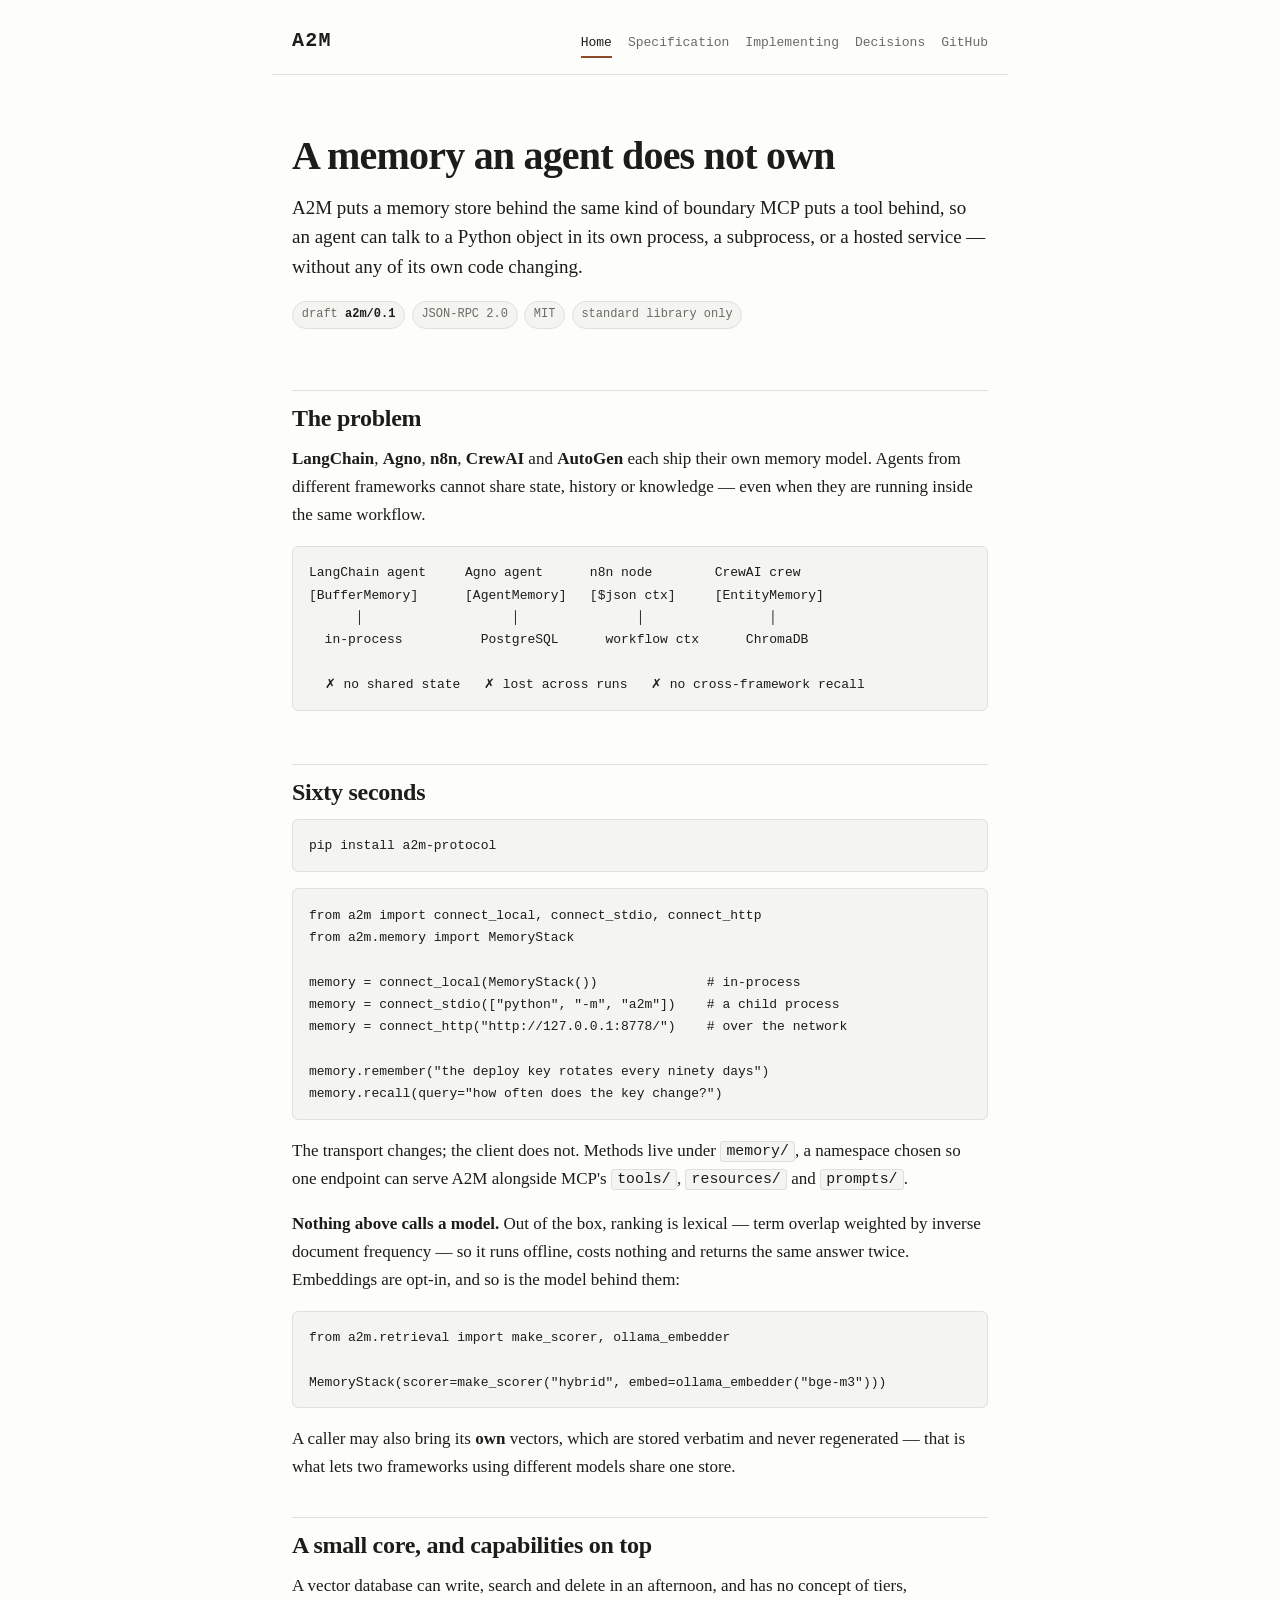
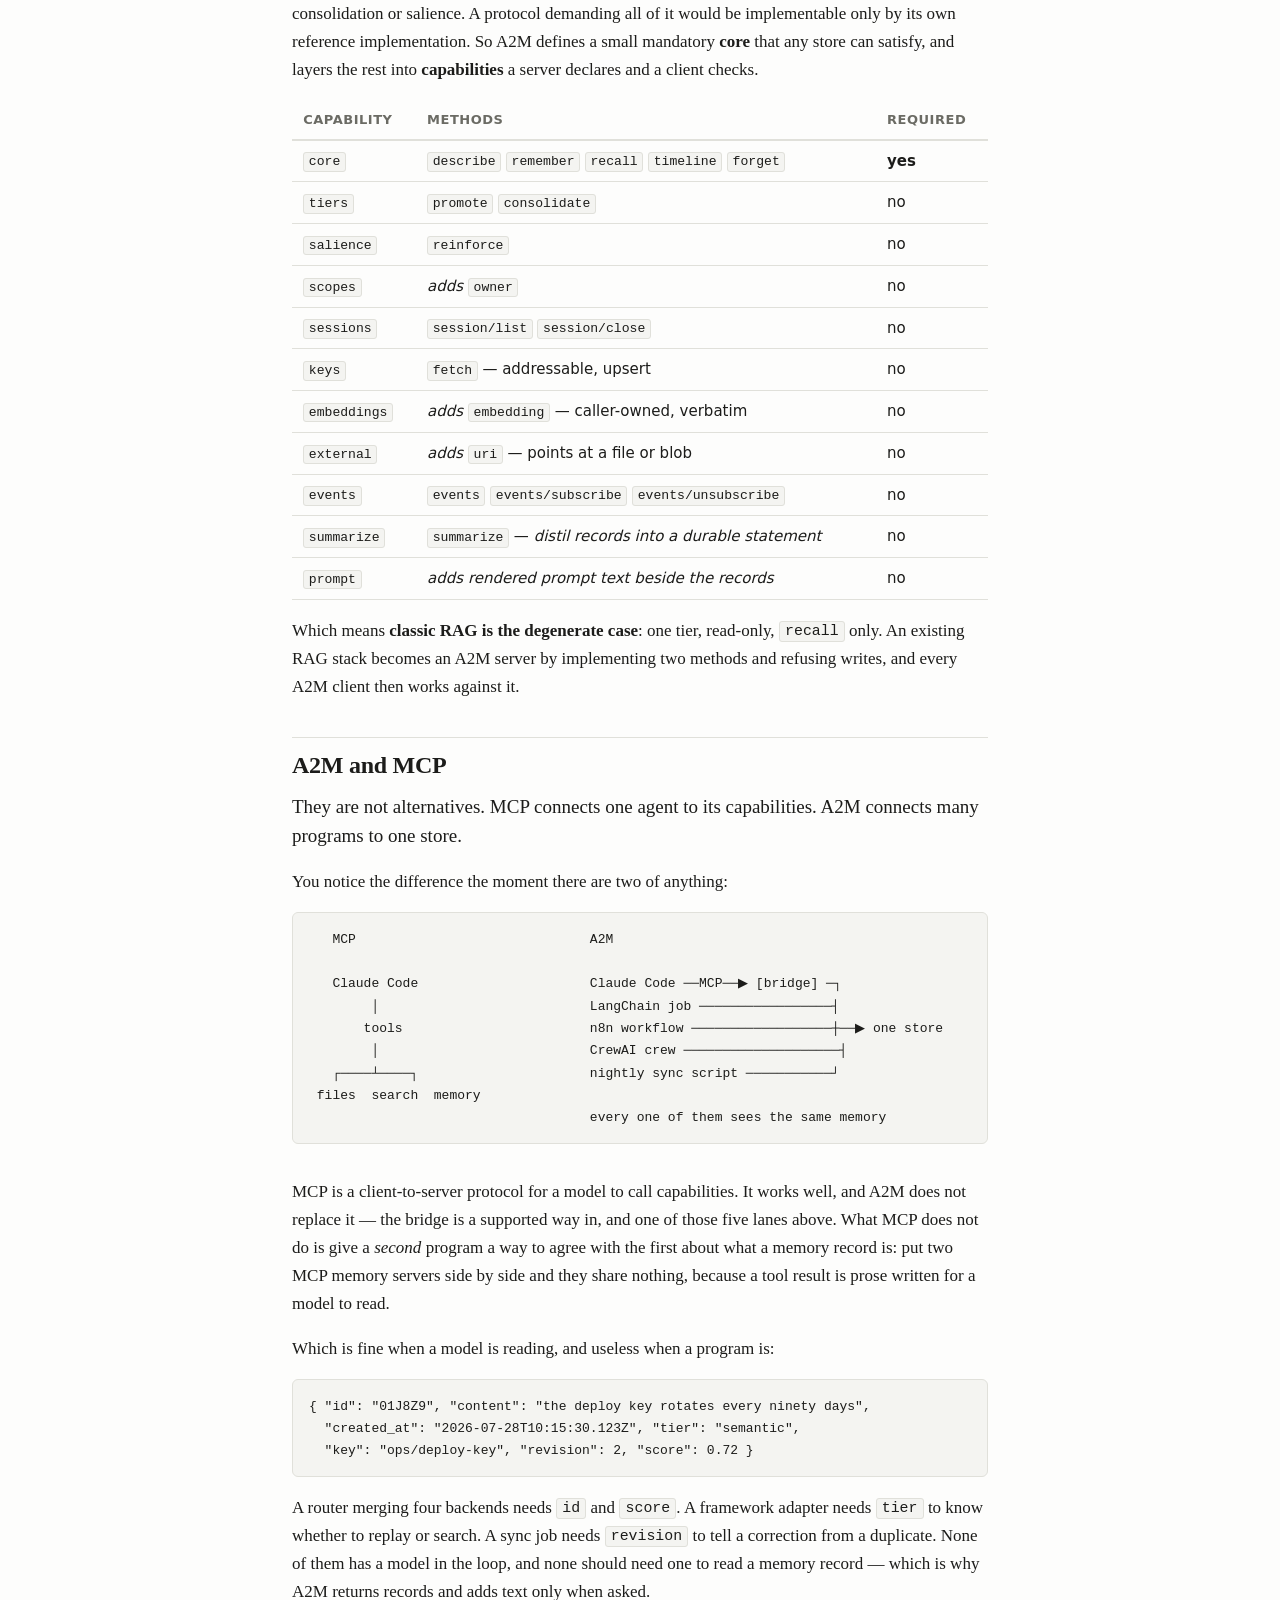
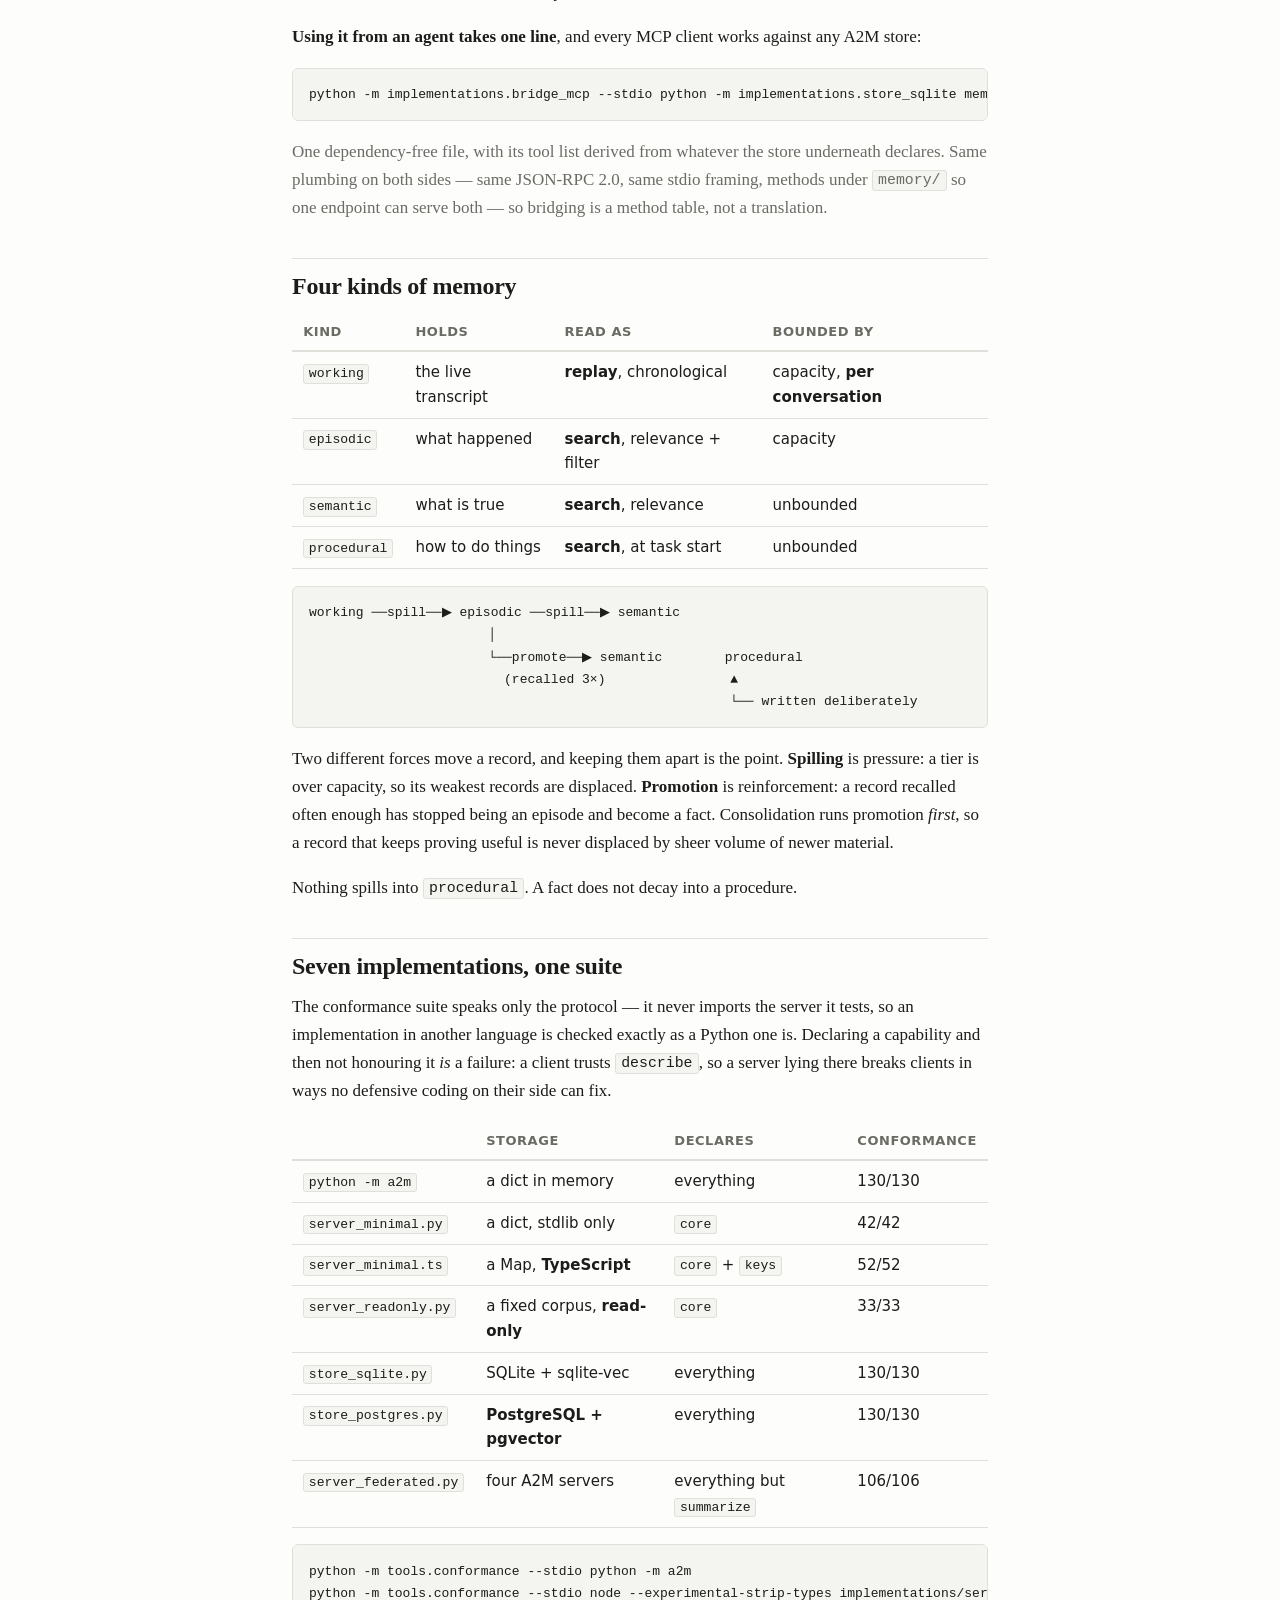
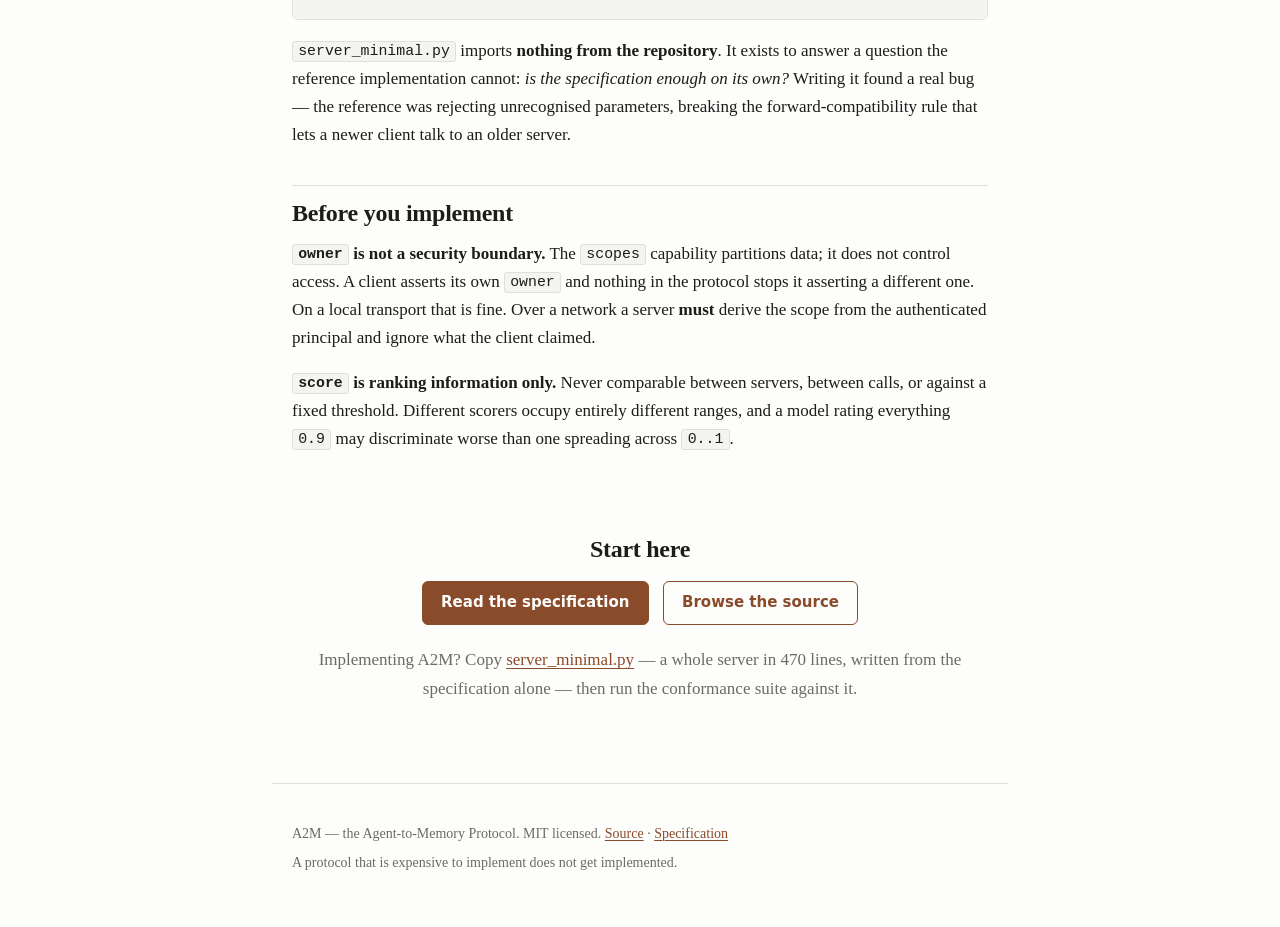
<file: www/index.html>
<!doctype html>
<html lang="en">
<head>
<meta charset="utf-8">
<meta name="viewport" content="width=device-width, initial-scale=1">
<title>A2M — the Agent-to-Memory Protocol</title>
<meta name="description" content="An open protocol that lets agents from any framework share one memory store. JSON-RPC 2.0, in-process, stdio or HTTP. Standard library only.">
<meta property="og:title" content="A2M — the Agent-to-Memory Protocol">
<meta property="og:description" content="LangChain, Agno, n8n, CrewAI and AutoGen each ship their own memory model. A2M is one interface they can all read and write through.">
<meta property="og:type" content="website">
<link rel="stylesheet" href="style.css">
<link rel="icon" href="data:image/svg+xml,<svg xmlns='http://www.w3.org/2000/svg' viewBox='0 0 100 100'><text y='.9em' font-size='90'>&#129504;</text></svg>">
</head>
<body>
<header>
<a class="wordmark" href="index.html">A2M</a>
<nav>
<a href="index.html" class="here">Home</a>
<a href="spec.html">Specification</a>
<a href="implementing.html">Implementing</a>
<a href="decisions.html">Decisions</a>
<a href="https://github.com/dibenedetto/a2m-protocol">GitHub</a>
</nav>
</header>

<main>

<section class="hero">
<h1>A memory an agent does not own</h1>
<p class="lead">
A2M puts a memory store behind the same kind of boundary MCP puts a tool behind,
so an agent can talk to a Python object in its own process, a subprocess, or a
hosted service — without any of its own code changing.
</p>
<p class="badges">
<span class="badge">draft <strong>a2m/0.1</strong></span>
<span class="badge">JSON-RPC 2.0</span>
<span class="badge">MIT</span>
<span class="badge">standard library only</span>
</p>
</section>

<section>
<h2>The problem</h2>
<p>
<strong>LangChain</strong>, <strong>Agno</strong>, <strong>n8n</strong>,
<strong>CrewAI</strong> and <strong>AutoGen</strong> each ship their own memory
model. Agents from different frameworks cannot share state, history or
knowledge — even when they are running inside the same workflow.
</p>
<div class="scroll">
<pre><code>LangChain agent     Agno agent      n8n node        CrewAI crew
[BufferMemory]      [AgentMemory]   [$json ctx]     [EntityMemory]
      │                   │               │                │
  in-process          PostgreSQL      workflow ctx      ChromaDB

  ✗ no shared state   ✗ lost across runs   ✗ no cross-framework recall</code></pre>
</div>
</section>

<section>
<h2>Sixty seconds</h2>
<pre><code class="language-bash">pip install a2m-protocol</code></pre>
<pre><code class="language-python">from a2m import connect_local, connect_stdio, connect_http
from a2m.memory import MemoryStack

memory = connect_local(MemoryStack())              # in-process
memory = connect_stdio(["python", "-m", "a2m"])    # a child process
memory = connect_http("http://127.0.0.1:8778/")    # over the network

memory.remember("the deploy key rotates every ninety days")
memory.recall(query="how often does the key change?")</code></pre>
<p>
The transport changes; the client does not. Methods live under
<code>memory/</code>, a namespace chosen so one endpoint can serve A2M alongside
MCP's <code>tools/</code>, <code>resources/</code> and <code>prompts/</code>.
</p>
<p>
<strong>Nothing above calls a model.</strong> Out of the box, ranking is lexical
— term overlap weighted by inverse document frequency — so it runs offline,
costs nothing and returns the same answer twice. Embeddings are opt-in, and so
is the model behind them:
</p>
<pre><code class="language-python">from a2m.retrieval import make_scorer, ollama_embedder

MemoryStack(scorer=make_scorer("hybrid", embed=ollama_embedder("bge-m3")))</code></pre>
<p>
A caller may also bring its <strong>own</strong> vectors, which are stored
verbatim and never regenerated — that is what lets two frameworks using
different models share one store.
</p>
</section>

<section>
<h2>A small core, and capabilities on top</h2>
<p>
A vector database can write, search and delete in an afternoon, and has no
concept of tiers, consolidation or salience. A protocol demanding all of it
would be implementable only by its own reference implementation. So A2M defines
a small mandatory <strong>core</strong> that any store can satisfy, and layers
the rest into <strong>capabilities</strong> a server declares and a client
checks.
</p>
<div class="scroll">
<table>
<thead><tr><th>Capability</th><th>Methods</th><th>Required</th></tr></thead>
<tbody>
<tr><td><code>core</code></td><td><code>describe</code> <code>remember</code> <code>recall</code> <code>timeline</code> <code>forget</code></td><td><strong>yes</strong></td></tr>
<tr><td><code>tiers</code></td><td><code>promote</code> <code>consolidate</code></td><td>no</td></tr>
<tr><td><code>salience</code></td><td><code>reinforce</code></td><td>no</td></tr>
<tr><td><code>scopes</code></td><td><em>adds</em> <code>owner</code></td><td>no</td></tr>
<tr><td><code>sessions</code></td><td><code>session/list</code> <code>session/close</code></td><td>no</td></tr>
<tr><td><code>keys</code></td><td><code>fetch</code> — addressable, upsert</td><td>no</td></tr>
<tr><td><code>embeddings</code></td><td><em>adds</em> <code>embedding</code> — caller-owned, verbatim</td><td>no</td></tr>
<tr><td><code>external</code></td><td><em>adds</em> <code>uri</code> — points at a file or blob</td><td>no</td></tr>
<tr><td><code>events</code></td><td><code>events</code> <code>events/subscribe</code> <code>events/unsubscribe</code></td><td>no</td></tr>
<tr><td><code>summarize</code></td><td><code>summarize</code> — <em>distil records into a durable statement</em></td><td>no</td></tr>
<tr><td><code>prompt</code></td><td><em>adds rendered prompt text beside the records</em></td><td>no</td></tr>
</tbody>
</table>
</div>
<p>
Which means <strong>classic RAG is the degenerate case</strong>: one tier,
read-only, <code>recall</code> only. An existing RAG stack becomes an A2M server
by implementing two methods and refusing writes, and every A2M client then works
against it.
</p>
</section>

<section>
<h2>A2M and MCP</h2>
<p class="lead">
They are not alternatives. MCP connects one agent to its capabilities. A2M
connects many programs to one store.
</p>
<p>You notice the difference the moment there are two of anything:</p>
<div class="scroll">
<pre><code>   MCP                              A2M

   Claude Code                      Claude Code ──MCP──▶ [bridge] ─┐
        │                           LangChain job ─────────────────┤
       tools                        n8n workflow ──────────────────┼──▶ one store
        │                           CrewAI crew ────────────────────┤
   ┌────┴────┐                      nightly sync script ───────────┘
 files  search  memory
                                    every one of them sees the same memory</code></pre>
</div>
<p>
MCP is a client-to-server protocol for a model to call capabilities. It works
well, and A2M does not replace it — the bridge is a supported way in, and one of
those five lanes above. What MCP does not do is give a <em>second</em> program a
way to agree with the first about what a memory record is: put two MCP memory
servers side by side and they share nothing, because a tool result is prose
written for a model to read.
</p>
<p>Which is fine when a model is reading, and useless when a program is:</p>
<pre><code class="language-json">{ "id": "01J8Z9", "content": "the deploy key rotates every ninety days",
  "created_at": "2026-07-28T10:15:30.123Z", "tier": "semantic",
  "key": "ops/deploy-key", "revision": 2, "score": 0.72 }</code></pre>
<p>
A router merging four backends needs <code>id</code> and <code>score</code>. A
framework adapter needs <code>tier</code> to know whether to replay or search. A
sync job needs <code>revision</code> to tell a correction from a duplicate. None
of them has a model in the loop, and none should need one to read a memory
record — which is why A2M returns records and adds text only when asked.
</p>
<p><strong>Using it from an agent takes one line</strong>, and every MCP client
works against any A2M store:</p>
<pre><code class="language-bash">python -m implementations.bridge_mcp --stdio python -m implementations.store_sqlite memory.db</code></pre>
<p class="muted">
One dependency-free file, with its tool list derived from whatever the store
underneath declares. Same plumbing on both sides — same JSON-RPC 2.0, same stdio
framing, methods under <code>memory/</code> so one endpoint can serve both — so
bridging is a method table, not a translation.
</p>
</section>

<section>
<h2>Four kinds of memory</h2>
<div class="scroll">
<table>
<thead><tr><th>Kind</th><th>Holds</th><th>Read as</th><th>Bounded by</th></tr></thead>
<tbody>
<tr><td><code>working</code></td><td>the live transcript</td><td><strong>replay</strong>, chronological</td><td>capacity, <strong>per conversation</strong></td></tr>
<tr><td><code>episodic</code></td><td>what happened</td><td><strong>search</strong>, relevance + filter</td><td>capacity</td></tr>
<tr><td><code>semantic</code></td><td>what is true</td><td><strong>search</strong>, relevance</td><td>unbounded</td></tr>
<tr><td><code>procedural</code></td><td>how to do things</td><td><strong>search</strong>, at task start</td><td>unbounded</td></tr>
</tbody>
</table>
</div>
<pre><code>working ──spill──▶ episodic ──spill──▶ semantic
                       │
                       └──promote──▶ semantic        procedural
                         (recalled 3×)                ▲
                                                      └── written deliberately</code></pre>
<p>
Two different forces move a record, and keeping them apart is the point.
<strong>Spilling</strong> is pressure: a tier is over capacity, so its weakest
records are displaced. <strong>Promotion</strong> is reinforcement: a record
recalled often enough has stopped being an episode and become a fact.
Consolidation runs promotion <em>first</em>, so a record that keeps proving
useful is never displaced by sheer volume of newer material.
</p>
<p>
Nothing spills into <code>procedural</code>. A fact does not decay into a
procedure.
</p>
</section>

<section>
<h2>Seven implementations, one suite</h2>
<p>
The conformance suite speaks only the protocol — it never imports the server it
tests, so an implementation in another language is checked exactly as a Python
one is. Declaring a capability and then not honouring it <em>is</em> a failure:
a client trusts <code>describe</code>, so a server lying there breaks clients in
ways no defensive coding on their side can fix.
</p>
<div class="scroll">
<table>
<thead><tr><th></th><th>storage</th><th>declares</th><th>conformance</th></tr></thead>
<tbody>
<tr><td><code>python -m a2m</code></td><td>a dict in memory</td><td>everything</td><td>130/130</td></tr>
<tr><td><code>server_minimal.py</code></td><td>a dict, stdlib only</td><td><code>core</code></td><td>42/42</td></tr>
<tr><td><code>server_minimal.ts</code></td><td>a Map, <strong>TypeScript</strong></td><td><code>core</code> + <code>keys</code></td><td>52/52</td></tr>
<tr><td><code>server_readonly.py</code></td><td>a fixed corpus, <strong>read-only</strong></td><td><code>core</code></td><td>33/33</td></tr>
<tr><td><code>store_sqlite.py</code></td><td>SQLite + sqlite-vec</td><td>everything</td><td>130/130</td></tr>
<tr><td><code>store_postgres.py</code></td><td><strong>PostgreSQL + pgvector</strong></td><td>everything</td><td>130/130</td></tr>
<tr><td><code>server_federated.py</code></td><td>four A2M servers</td><td>everything but <code>summarize</code></td><td>106/106</td></tr>
</tbody>
</table>
</div>
<pre><code class="language-bash">python -m tools.conformance --stdio python -m a2m
python -m tools.conformance --stdio node --experimental-strip-types implementations/server_minimal.ts</code></pre>
<p>
<code>server_minimal.py</code> imports <strong>nothing from the
repository</strong>. It exists to answer a question the reference implementation
cannot: <em>is the specification enough on its own?</em> Writing it found a real
bug — the reference was rejecting unrecognised parameters, breaking the
forward-compatibility rule that lets a newer client talk to an older server.
</p>
</section>

<section>
<h2>Before you implement</h2>
<p>
<strong><code>owner</code> is not a security boundary.</strong> The
<code>scopes</code> capability partitions data; it does not control access. A
client asserts its own <code>owner</code> and nothing in the protocol stops it
asserting a different one. On a local transport that is fine. Over a network a
server <strong>must</strong> derive the scope from the authenticated principal
and ignore what the client claimed.
</p>
<p>
<strong><code>score</code> is ranking information only.</strong> Never
comparable between servers, between calls, or against a fixed threshold.
Different scorers occupy entirely different ranges, and a model rating
everything <code>0.9</code> may discriminate worse than one spreading across
<code>0..1</code>.
</p>
</section>

<section class="cta">
<h2>Start here</h2>
<p>
<a class="button" href="spec.html">Read the specification</a>
<a class="button secondary" href="https://github.com/dibenedetto/a2m-protocol">Browse the source</a>
</p>
<p class="muted">
Implementing A2M? Copy
<a href="https://github.com/dibenedetto/a2m-protocol/blob/main/implementations/server_minimal.py">server_minimal.py</a>
— a whole server in 470 lines, written from the specification alone — then run
the conformance suite against it.
</p>
</section>

</main>

<footer>
<p>A2M — the Agent-to-Memory Protocol. MIT licensed.
<a href="https://github.com/dibenedetto/a2m-protocol">Source</a> ·
<a href="spec.html">Specification</a></p>
<p class="muted">A protocol that is expensive to implement does not get implemented.</p>
</footer>
</body>
</html>
</file>
<file: www/style.css>
/* A2M — one stylesheet, no framework, no build step.
   Light and dark both first-class: the reader's system preference decides. */

:root {
	--bg        : #fdfdfc;
	--surface   : #f4f4f1;
	--text      : #1c1c1a;
	--muted     : #6b6b64;
	--rule      : #e0e0da;
	--accent    : #8a4b2a;
	--accent-bg : #f6ede6;
	--code-bg   : #f4f4f1;
	--measure   : 46rem;
}

@media (prefers-color-scheme: dark) {
	:root {
		--bg        : #14140f;
		--surface   : #1e1e1a;
		--text      : #e8e6df;
		--muted     : #9a978c;
		--rule      : #33322c;
		--accent    : #e0a077;
		--accent-bg : #2a201a;
		--code-bg   : #1a1a16;
	}
}

* { box-sizing: border-box; }

html { -webkit-text-size-adjust: 100%; }

body {
	margin           : 0;
	background       : var(--bg);
	color            : var(--text);
	font-family      : ui-serif, Georgia, "Iowan Old Style", "Times New Roman", serif;
	font-size        : 1.0625rem;
	line-height      : 1.65;
	overflow-wrap    : break-word;
}

/* ---------------------------------------------------------------- chrome */

header {
	display          : flex;
	flex-wrap        : wrap;
	gap              : 0.5rem 1.5rem;
	align-items      : baseline;
	justify-content  : space-between;
	max-width        : var(--measure);
	margin           : 0 auto;
	padding          : 1.5rem 1.25rem 1rem;
	border-bottom    : 1px solid var(--rule);
}

.wordmark {
	font-family      : ui-monospace, SFMono-Regular, "SF Mono", Menlo, Consolas, monospace;
	font-size        : 1.25rem;
	font-weight      : 700;
	letter-spacing   : 0.06em;
	color            : var(--text);
	text-decoration  : none;
}

header nav {
	display          : flex;
	flex-wrap        : wrap;
	gap              : 0 1rem;
	font-family      : ui-monospace, SFMono-Regular, "SF Mono", Menlo, Consolas, monospace;
	font-size        : 0.8125rem;
}

header nav a {
	color            : var(--muted);
	text-decoration  : none;
	padding-bottom   : 0.15rem;
	border-bottom    : 2px solid transparent;
}

header nav a:hover  { color: var(--text); }
header nav a.here   { color: var(--text); border-bottom-color: var(--accent); }

main {
	max-width        : var(--measure);
	margin           : 0 auto;
	padding          : 2rem 1.25rem 4rem;
}

footer {
	max-width        : var(--measure);
	margin           : 0 auto;
	padding          : 2rem 1.25rem 3rem;
	border-top       : 1px solid var(--rule);
	font-size        : 0.875rem;
	color            : var(--muted);
}

footer p { margin: 0.35rem 0; }

/* ------------------------------------------------------------- typography */

h1, h2, h3, h4, h5, h6 {
	line-height      : 1.25;
	font-weight      : 650;
	margin           : 2.25rem 0 0.75rem;
	letter-spacing   : -0.011em;
}

h1 { font-size: 2.125rem; margin-top: 0.5rem; letter-spacing: -0.02em; }
h2 { font-size: 1.5rem;  padding-top: 0.75rem; border-top: 1px solid var(--rule); }
h3 { font-size: 1.1875rem; }
h4, h5, h6 { font-size: 1.0625rem; }

/* The specification opens with an h1 and then h2s; a rule above the very first
   one would sit immediately under the page title. */
main > h2:first-of-type { border-top: none; padding-top: 0; }

p, ul, ol, blockquote, pre, .scroll { margin: 0 0 1.05rem; }

a { color: var(--accent); text-decoration-thickness: 1px; text-underline-offset: 0.15em; }
a:hover { text-decoration-thickness: 2px; }

strong { font-weight: 650; }

.muted { color: var(--muted); }

/* An unobtrusive per-heading anchor, revealed on hover. */
.anchor {
	float            : left;
	width            : 1.1rem;
	margin-left      : -1.1rem;
	color            : var(--rule);
	text-decoration  : none;
	opacity          : 0;
	font-weight      : 400;
}

h1:hover .anchor, h2:hover .anchor, h3:hover .anchor,
h4:hover .anchor, h5:hover .anchor, h6:hover .anchor { opacity: 1; }

blockquote {
	margin           : 1.25rem 0;
	padding          : 0.6rem 1rem;
	background       : var(--accent-bg);
	border-left      : 3px solid var(--accent);
	border-radius    : 0 4px 4px 0;
}

blockquote p:last-child { margin-bottom: 0; }

hr { border: none; border-top: 1px solid var(--rule); margin: 2.5rem 0; }

li { margin: 0.3rem 0; }

/* -------------------------------------------------------------- code */

code, kbd, pre {
	font-family      : ui-monospace, SFMono-Regular, "SF Mono", Menlo, Consolas, monospace;
	font-size        : 0.875em;
}

code {
	background       : var(--code-bg);
	padding          : 0.1em 0.35em;
	border-radius    : 3px;
	border           : 1px solid var(--rule);
}

pre {
	background       : var(--code-bg);
	border           : 1px solid var(--rule);
	border-radius    : 6px;
	padding          : 0.9rem 1rem;
	overflow-x       : auto;
	line-height      : 1.5;
}

pre code {
	background       : none;
	border           : none;
	padding          : 0;
	font-size        : 0.8125rem;
	white-space      : pre;
}

/* ------------------------------------------------------------- tables */

/* Wide content scrolls inside its own box; the page never scrolls sideways. */
.scroll { overflow-x: auto; }

table {
	border-collapse  : collapse;
	width            : 100%;
	font-size        : 0.9375rem;
	font-family      : system-ui, -apple-system, "Segoe UI", sans-serif;
}

th, td {
	text-align       : left;
	padding          : 0.5rem 0.7rem;
	border-bottom    : 1px solid var(--rule);
	vertical-align   : top;
}

th {
	font-weight      : 600;
	font-size        : 0.8125rem;
	text-transform   : uppercase;
	letter-spacing   : 0.04em;
	color            : var(--muted);
	border-bottom    : 2px solid var(--rule);
	white-space      : nowrap;
}

tbody tr:hover { background: var(--surface); }

/* ---------------------------------------------------------- home page */

.hero { padding: 1rem 0 0.5rem; }

.hero h1 { font-size: 2.5rem; }

.lead {
	font-size        : 1.1875rem;
	line-height      : 1.55;
	color            : var(--text);
}

.badges { display: flex; flex-wrap: wrap; gap: 0.4rem; margin-top: 1.25rem; }

.badge {
	font-family      : ui-monospace, SFMono-Regular, "SF Mono", Menlo, Consolas, monospace;
	font-size        : 0.75rem;
	padding          : 0.2rem 0.55rem;
	border           : 1px solid var(--rule);
	border-radius    : 999px;
	background       : var(--surface);
	color            : var(--muted);
}

.badge strong { color: var(--text); font-weight: 600; }

section { margin-bottom: 1rem; }

.cta { text-align: center; padding-top: 1rem; }
.cta h2 { border-top: none; }

.button {
	display          : inline-block;
	margin           : 0.3rem;
	padding          : 0.55rem 1.15rem;
	border-radius    : 6px;
	background       : var(--accent);
	color            : var(--bg);
	font-family      : system-ui, -apple-system, "Segoe UI", sans-serif;
	font-size        : 0.9375rem;
	font-weight      : 600;
	text-decoration  : none;
	border           : 1px solid var(--accent);
}

.button:hover { opacity: 0.9; }

.button.secondary { background: transparent; color: var(--accent); }

@media (max-width: 34rem) {
	body     { font-size: 1rem; }
	.hero h1 { font-size: 1.875rem; }
	.lead    { font-size: 1.0625rem; }
	header   { padding-top: 1rem; }
}
</file>
